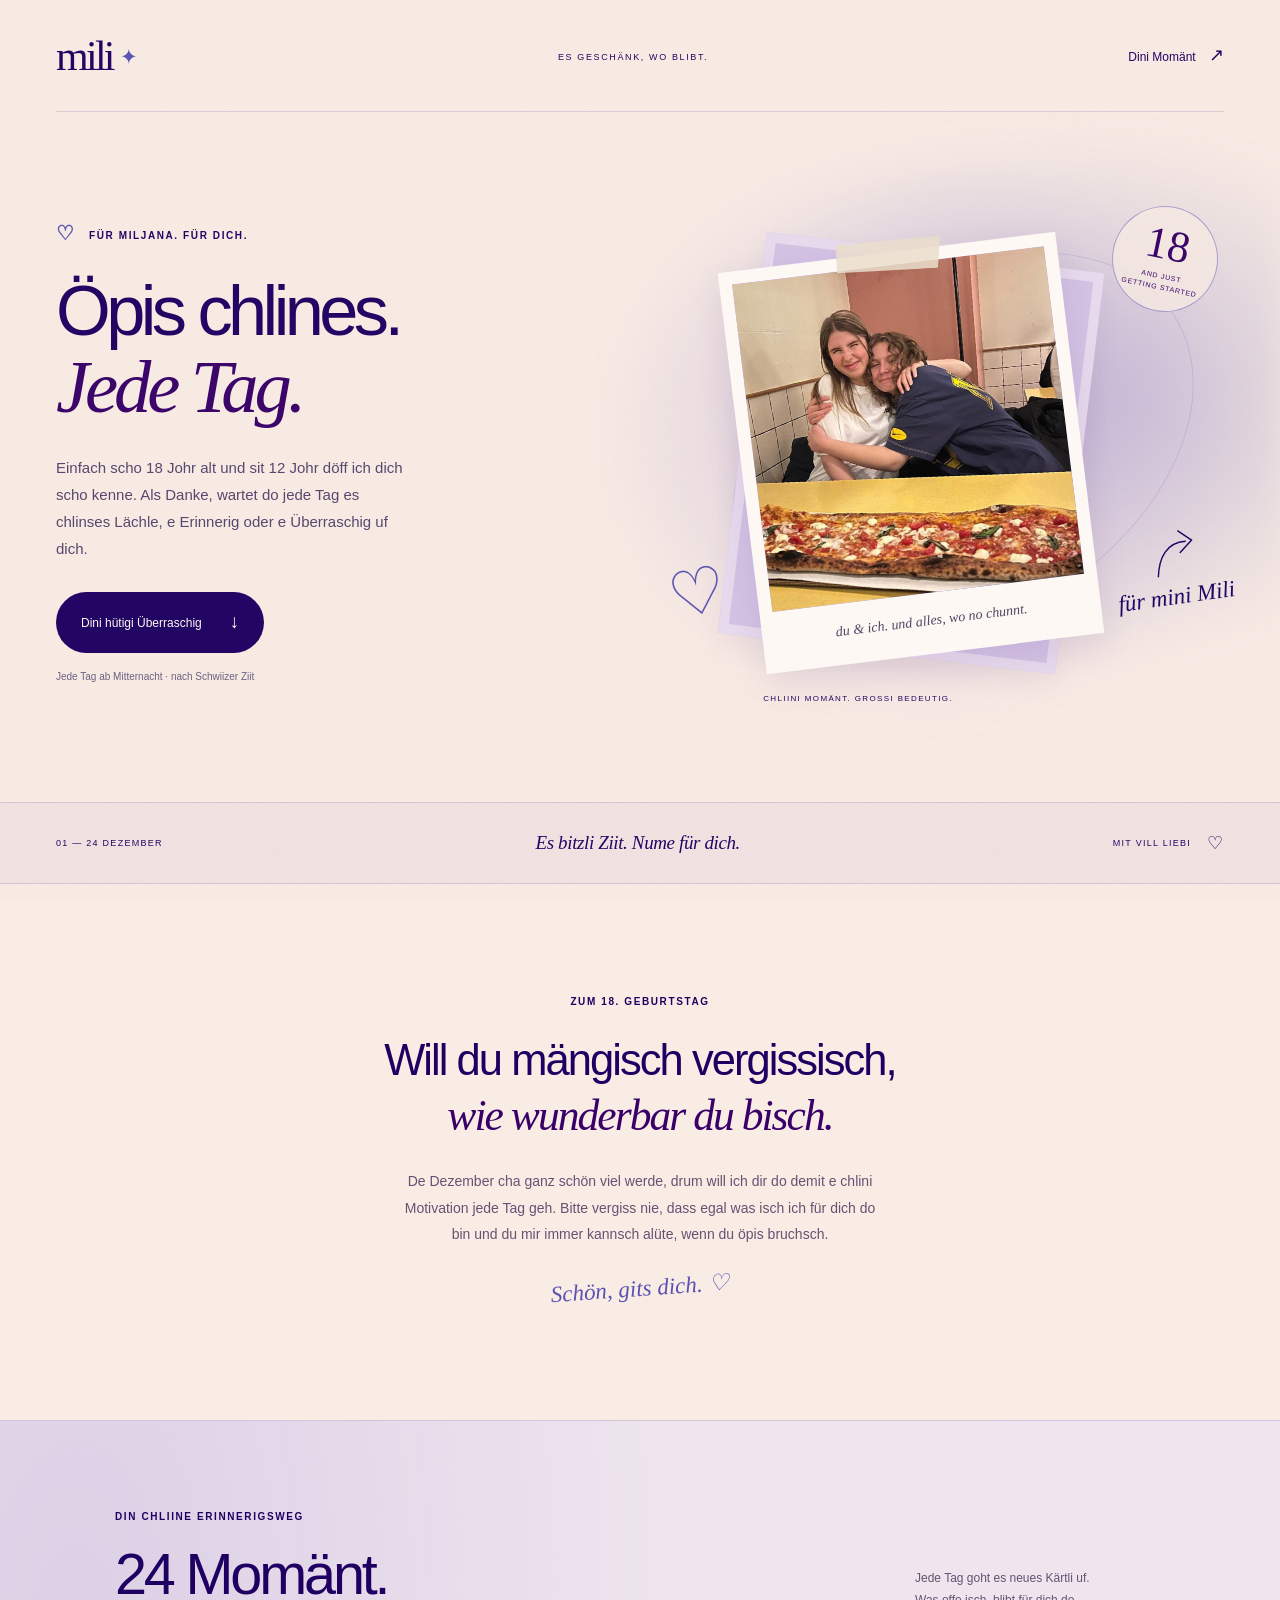
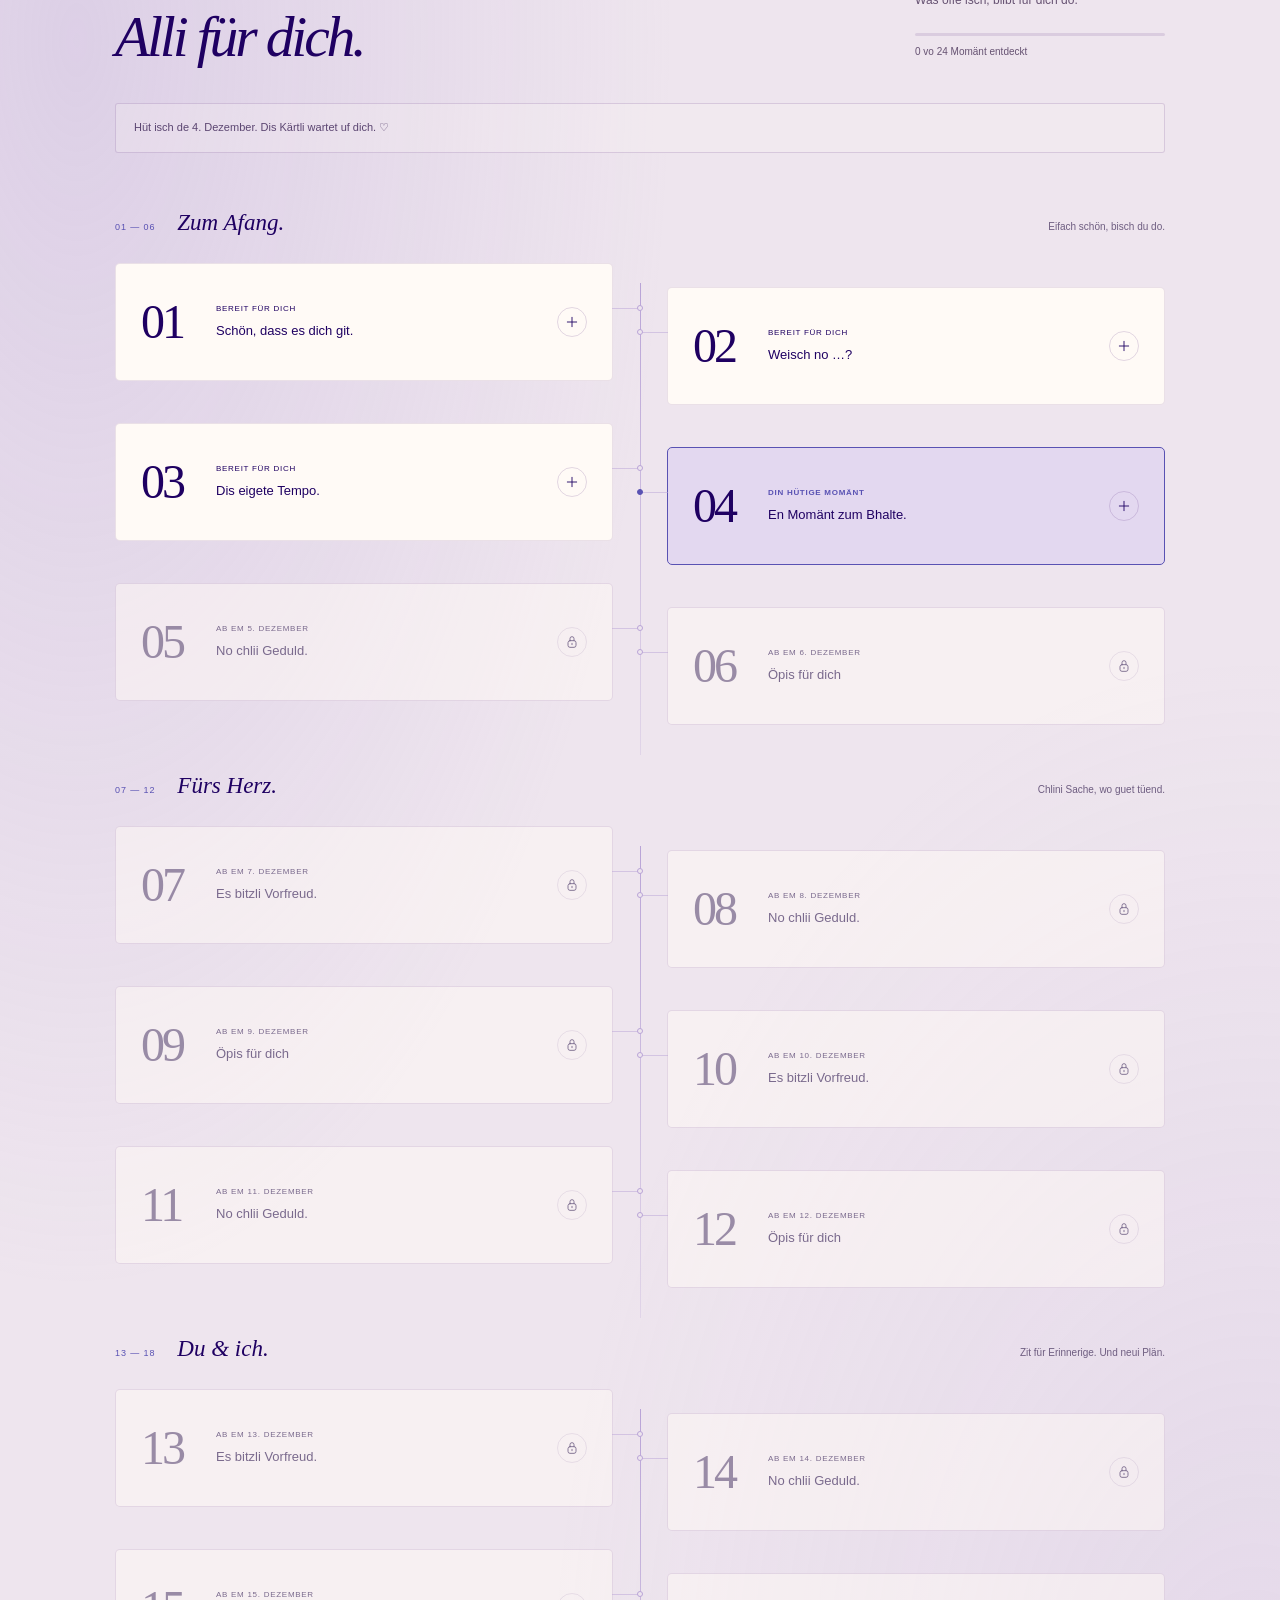
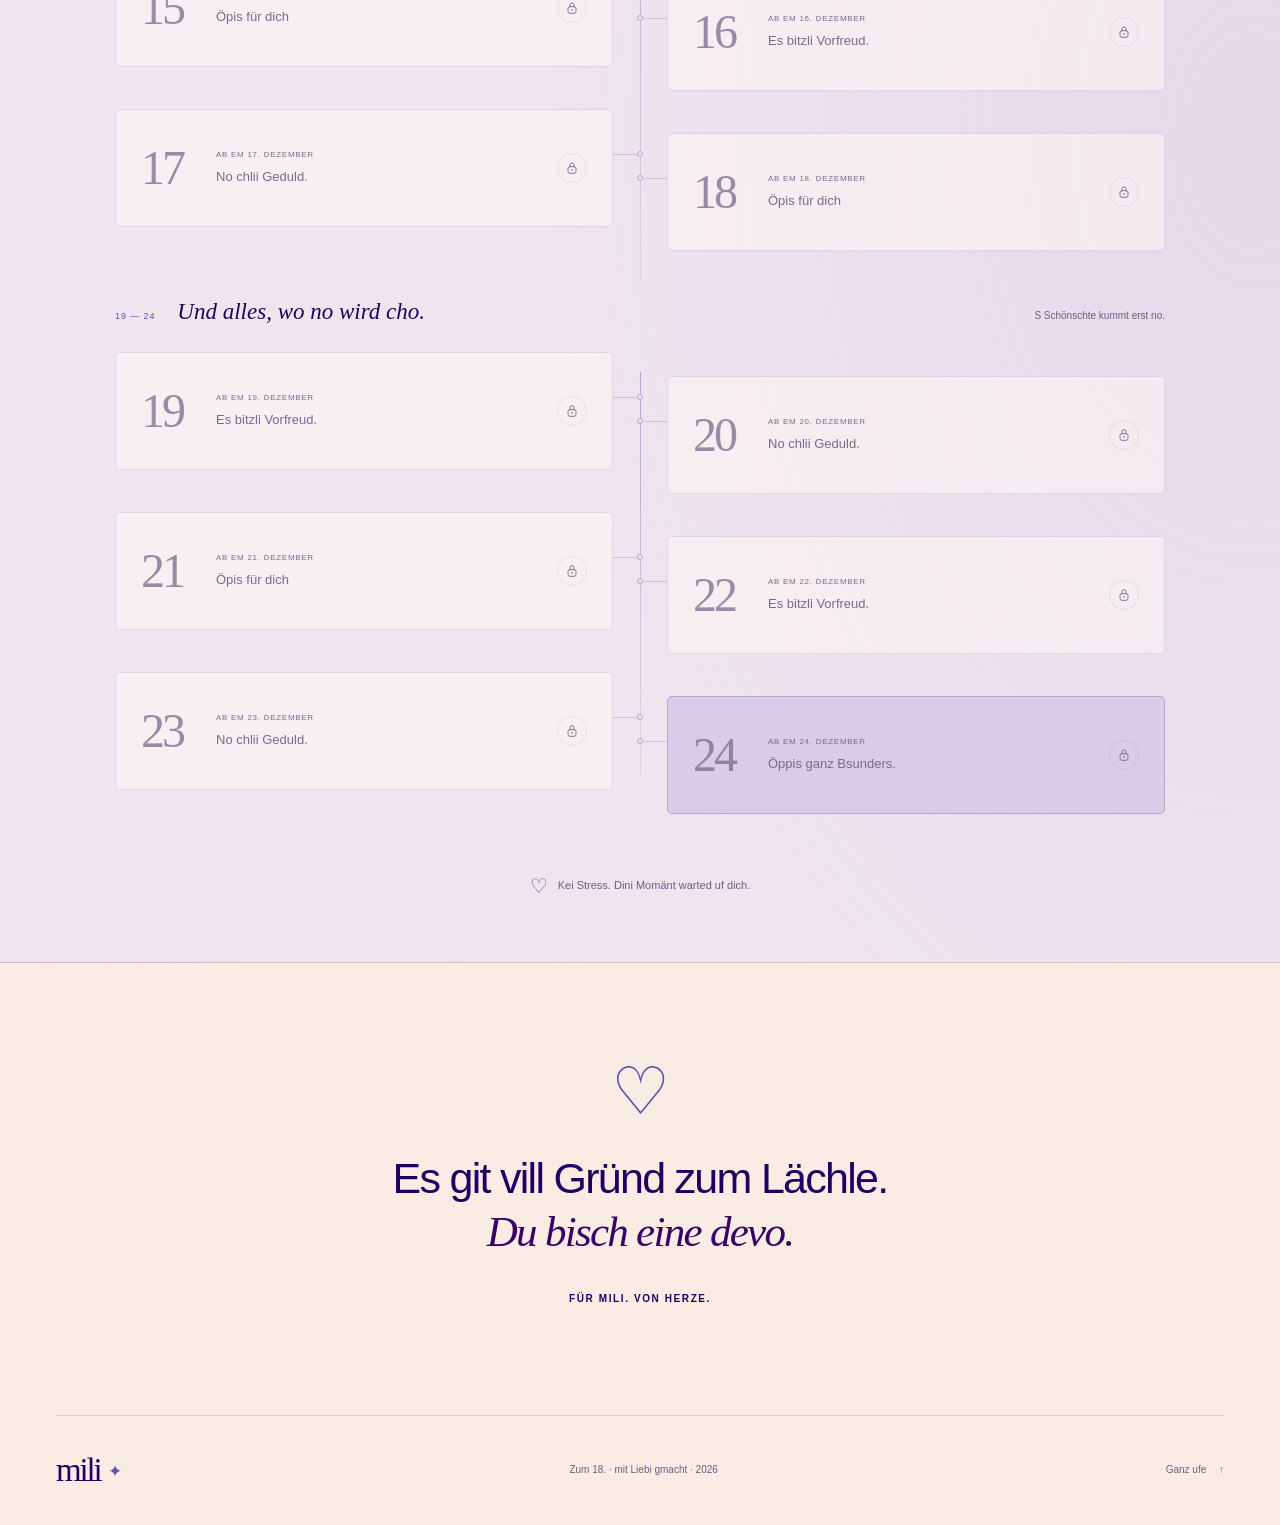
<file: index.html>
<!doctype html>
<html lang="de-CH">
  <head>
    <meta charset="utf-8">
    <meta name="viewport" content="width=device-width, initial-scale=1">
    <meta name="theme-color" content="#f9ece5">
    <meta name="description" content="Für Mili zum 18. Geburtstag. 24 chliini Momänt, wo nume dir ghöred.">
    <meta name="robots" content="noindex, nofollow">
    <title>Für Mili · 24 chliini Momänt</title>
    <link rel="icon" href="assets/icons/star.svg" type="image/svg+xml">
    <link rel="stylesheet" href="css/styles.css">
    <script type="module" src="js/calendar.js"></script>
  </head>
  <body>
    <a class="skip-link" href="#momente">Zum Erinnerigsweg</a>
    <div class="preview-bar" id="preview-bar" hidden></div>
    <header class="site-header page-width">
      <a class="wordmark" href="./" aria-label="Für Mili, Startsiite">mili<span class="wordmark-star" aria-hidden="true">✦</span></a>
      <span class="header-note">ES GESCHÄNK, WO BLIBT.</span>
      <a class="nav-link" href="#momente">Dini Momänt <span aria-hidden="true">↗</span></a>
    </header>
    <main>
      <section class="hero page-width" aria-labelledby="hero-title">
        <div class="hero-copy">
          <p class="eyebrow"><span class="small-heart" aria-hidden="true">♡</span> FÜR MILJANA. FÜR DICH.</p>
          <h1 id="hero-title">Öpis chlines.<br><em>Jede Tag.</em></h1>
          <p class="hero-description">Einfach scho 18 Johr alt und sit 12 Johr döff ich dich scho kenne. Als Danke, wartet do jede Tag es chlinses Lächle, e Erinnerig oder e Überraschig uf dich.</p>
          <a class="button button-dark" id="today-link" href="#momente">Dini Momänt entdecke <span aria-hidden="true">↓</span></a>
          <p class="hero-date" id="availability-note" aria-live="polite">Vom 1. bis 24. Dezember 2026 · jede Tag öppis für dich.</p>
        </div>
        <div class="hero-art">
          <div class="art-orbit" aria-hidden="true"></div>
          <span class="birthday-stamp">18<span>AND JUST<br>GETTING STARTED</span></span>
          <div class="photo-stack">
            <div class="photo-back" aria-hidden="true"></div>
            <figure class="hero-photo">
              <div class="hero-photo-surface" id="hero-photo-surface">
                <svg class="flower-drawing" viewBox="0 0 240 260" fill="none" aria-hidden="true"><path d="M122 234c-11-46-5-84 1-114m-4 86c-29-1-48-18-52-39 26-1 46 11 52 39m2-30c22-2 38-17 42-36-23 0-38 11-42 36" stroke="currentColor" stroke-width="2.5" stroke-linecap="round"/><path d="M123 96c-17-25-44-16-38 3-23-3-26 24-4 30-15 19 8 37 24 21 2 26 31 23 30-1 21 13 39-9 20-24 26-10 14-36-9-26 6-27-22-32-23-3Z" stroke="currentColor" stroke-width="2.5"/><circle cx="120" cy="123" r="13" stroke="currentColor" stroke-width="2.5"/></svg>
                <span class="photo-placeholder-label">Da chunnt üses Föteli ane.</span>
              </div>
              <figcaption>du & ich. und alles, wo no chunnt.</figcaption>
            </figure>
          </div>
          <span class="handwritten art-note">für mini Mili <svg viewBox="0 0 70 45" fill="none" aria-hidden="true"><path d="M2 4c22-4 41 1 47 22M35 23l17 10 7-18" stroke="currentColor" stroke-width="1.7" stroke-linecap="round" stroke-linejoin="round"/></svg></span>
          <span class="art-heart" aria-hidden="true">♡</span>
          <span class="art-caption">CHLIINI MOMÄNT. GROSSI BEDEUTIG.</span>
        </div>
      </section>
      <div class="dedication-strip" aria-label="24 Tage, für dich, mit viel Liebe"><span>01 — 24 DEZEMBER</span><span class="strip-middle">Es bitzli Ziit. Nume für dich.</span><span>MIT VILL LIEBI <span aria-hidden="true">♡</span></span></div>
      <section class="intro page-width" aria-labelledby="intro-title">
        <p class="eyebrow">ZUM 18. GEBURTSTAG</p>
        <h2 id="intro-title">Will du mängisch vergissisch,<br><em>wie wunderbar du bisch.</em></h2>
        <p>De Dezember cha ganz schön viel werde, drum will ich dir do demit e chlini Motivation jede Tag geh. Bitte vergiss nie, dass egal was isch ich für dich do bin und du mir immer kannsch alüte, wenn du öpis bruchsch.</p>
        <span class="intro-signature handwritten">Schön, gits dich. ♡</span>
      </section>
      <section class="calendar-section" id="momente" aria-labelledby="calendar-title">
        <div class="page-width">
          <div class="calendar-heading">
            <div><p class="eyebrow">DIN CHLIINE ERINNERIGSWEG</p><h2 id="calendar-title">24 Momänt.<br><em>Alli für dich.</em></h2></div>
            <div class="calendar-instructions"><p>Jede Tag goht es neues Kärtli uf.<br>Was offe isch, blibt für dich do.</p><div class="progress-track" role="progressbar" aria-label="Entdeckti Momänt" aria-valuemin="0" aria-valuemax="24" aria-valuenow="0" id="progress-track"><span id="progress-fill"></span></div><p class="progress-label" id="progress-label" aria-live="polite">0 vo 24 Momänt entdeckt</p></div>
          </div>
          <p class="calendar-status" id="calendar-status" aria-live="polite"></p>
          <div id="calendar" class="calendar"></div>
          <noscript><p class="noscript-message">Damit sich dini Kärtli am richtige Tag öffned, brucht die Siite JavaScript. Aktivier es bitte i dim Browser.</p></noscript>
          <p class="calendar-footnote"><span aria-hidden="true">♡</span> Kei Stress. Dini Momänt warted uf dich.</p>
        </div>
      </section>
      <section class="closing page-width"><span class="closing-heart" aria-hidden="true">♡</span><p>Es git vill Gründ zum Lächle.<br><em>Du bisch eine devo.</em></p><span class="eyebrow">FÜR MILI. VON HERZE.</span></section>
    </main>
    <footer class="site-footer page-width"><a class="wordmark" href="./" aria-label="Zrugg zum Afang">mili<span class="wordmark-star" aria-hidden="true">✦</span></a><p>Zum 18. · mit Liebi gmacht · 2026</p><a href="#hero-title">Ganz ufe <span aria-hidden="true">↑</span></a></footer>
  </body>
</html>
</file>
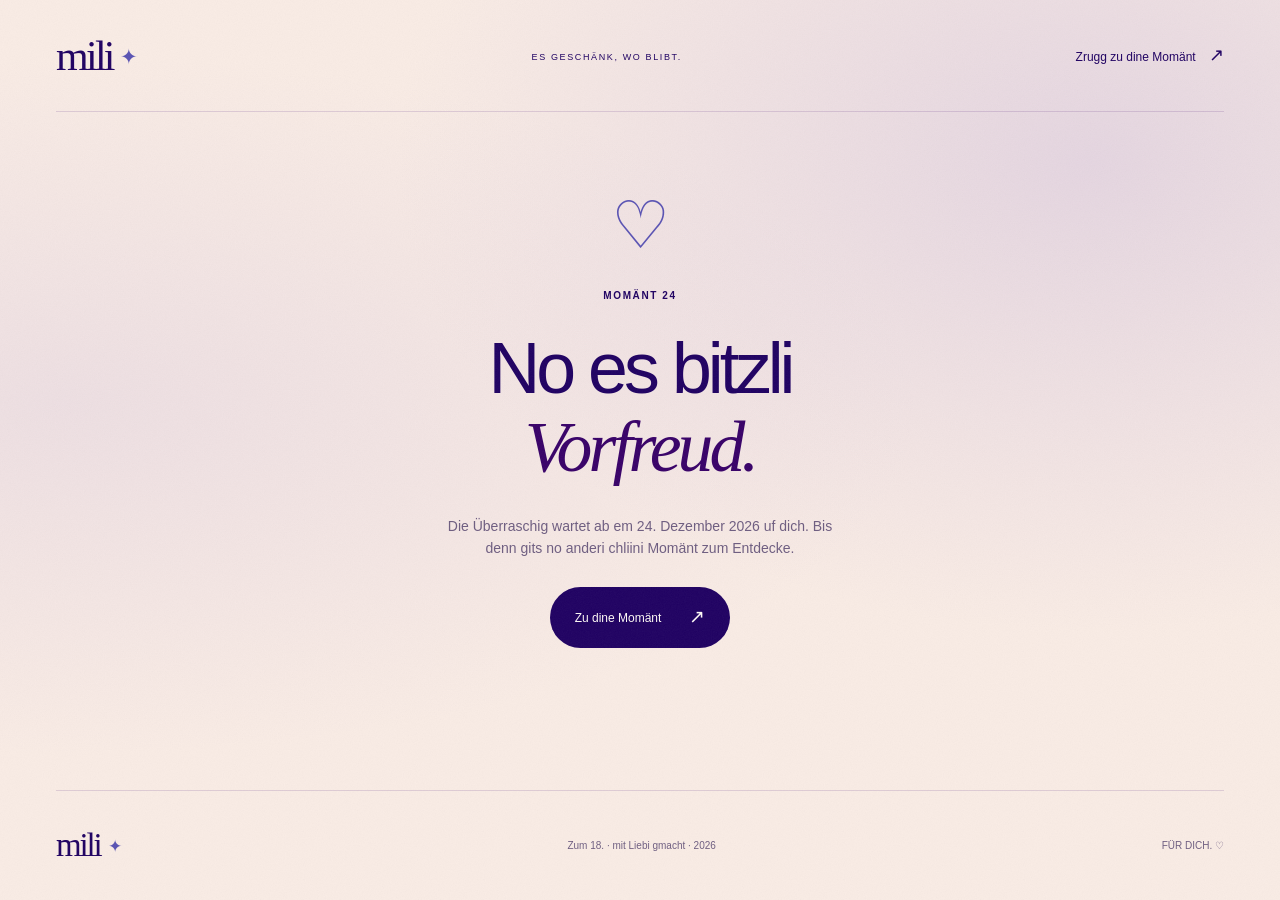
<file: finale.html>
<!doctype html>
<html lang="de-CH">
  <head>
    <meta charset="utf-8">
    <meta name="viewport" content="width=device-width, initial-scale=1">
    <meta name="theme-color" content="#f9ece5">
    <meta name="description" content="En ganz bsundere Momänt für Mili.">
    <meta name="robots" content="noindex, nofollow">
    <title>En bsundere Momänt · Für Mili</title>
    <link rel="icon" href="assets/icons/star.svg" type="image/svg+xml">
    <link rel="stylesheet" href="css/styles.css">
    <script type="module" src="js/finale.js"></script>
  </head>
  <body class="finale-body">
    <a class="skip-link" href="#finale-main">Zum Inhalt</a>
    <div class="preview-bar" id="preview-bar" hidden></div>
    <header class="site-header page-width"><a class="wordmark" href="./" data-home-link aria-label="Für Mili, Startsiite">mili<span class="wordmark-star" aria-hidden="true">✦</span></a><span class="header-note">ES GESCHÄNK, WO BLIBT.</span><a class="nav-link" href="./#momente" data-home-link>Zrugg zu dine Momänt <span aria-hidden="true">↗</span></a></header>
    <main id="finale-main" class="finale-main page-width">
      <div class="finale-locked" id="finale-locked"><span class="closing-heart" aria-hidden="true">♡</span><p class="eyebrow">MOMÄNT 24</p><h1>No es bitzli<br><em>Vorfreud.</em></h1><p>Die Überraschig wartet ab em 24. Dezember 2026 uf dich. Bis denn gits no anderi chliini Momänt zum Entdecke.</p><a class="button button-dark" href="./#momente" data-home-link>Zu dine Momänt <span aria-hidden="true">↗</span></a></div>
      <article class="finale-reveal" id="finale-reveal" hidden></article>
      <noscript><p>Bitte aktivier JavaScript, damit dini Überraschig am richtige Tag sichtbar wird.</p></noscript>
    </main>
    <footer class="site-footer page-width"><span class="wordmark">mili<span class="wordmark-star" aria-hidden="true">✦</span></span><p>Zum 18. · mit Liebi gmacht · 2026</p><span>FÜR DICH. ♡</span></footer>
  </body>
</html>
</file>
<file: css/styles.css>
@charset "UTF-8";

:root {
  --cream: #f9ece5;
  --lavender: #b9a4d7;
  --blue: #5952b3;
  --purple: #380068;
  --ink: #1f0062;
  --muted: #6e5d80;
  --line: #38006824;
  --paper: #fffaf6;
  --sans: "Helvetica Neue", Helvetica, Arial, sans-serif;
  --serif: "Iowan Old Style", "Palatino Linotype", "Book Antiqua", Georgia, serif;
}

*, *::before, *::after { box-sizing: border-box; }
html { scroll-behavior: smooth; scroll-padding-top: 28px; }
body { margin: 0; color: var(--ink); background: var(--cream); font-family: var(--sans); font-size: 16px; line-height: 1.6; -webkit-font-smoothing: antialiased; }
body::after { position: fixed; inset: 0; z-index: 10; content: ""; pointer-events: none; opacity: .2; background: url("../assets/icons/grain.svg"); }
[hidden] { display: none !important; }
::selection { background: var(--lavender); color: var(--ink); }
a { color: inherit; text-decoration: none; }
button, select { font: inherit; color: inherit; }
button { -webkit-tap-highlight-color: transparent; }
button:disabled { opacity: 1; -webkit-text-fill-color: currentColor; }
a, button { touch-action: manipulation; }
:focus-visible { outline: 3px solid var(--blue); outline-offset: 6px; }
img { display: block; max-width: 100%; }
figure, p, h1, h2, h3, h4 { margin: 0; }
h1, h2, h3, h4 { font-weight: 400; }
em { font-family: var(--serif); font-weight: 400; }
.page-width { width: min(1180px, calc(100% - 112px)); margin-inline: auto; }
.eyebrow { font-size: 10px; line-height: 1.6; font-weight: 600; letter-spacing: .16em; }
.handwritten { font-family: var(--serif); font-style: italic; }
.skip-link { position: fixed; top: 8px; left: 8px; z-index: 100; padding: 12px 20px; color: var(--paper); background: var(--ink); transform: translateY(-160%); }
.skip-link:focus { transform: translateY(0); }
.preview-bar { position: relative; z-index: 20; display: flex; justify-content: center; align-items: center; gap: 16px; padding: 10px 20px; background: var(--ink); color: var(--paper); font-size: 11px; }
.preview-bar label { font-weight: 600; }
.preview-bar select { max-width: 180px; border: 1px solid #ffffff66; border-radius: 5px; background: var(--paper); color: var(--ink); padding: 5px 10px; font-size: 12px; }
.preview-bar > span { opacity: .8; }
.site-header { min-height: 112px; display: flex; justify-content: space-between; align-items: center; gap: 24px; border-bottom: 1px solid var(--line); }
.wordmark { display: inline-flex; align-items: center; font-size: 42px; font-family: var(--serif); line-height: 1; letter-spacing: -.065em; }
.wordmark-star { margin-left: 7px; padding-top: 2px; font-family: var(--sans); font-size: 21px; letter-spacing: 0; color: var(--blue); }
.header-note { padding-top: 4px; font-size: 9px; letter-spacing: .18em; }
.nav-link { font-size: 12px; }
.nav-link span { display: inline-block; margin-left: 10px; font-size: 18px; transition: transform .2s; }
.nav-link:hover span { transform: translate(2px, -2px); }
.hero { display: grid; grid-template-columns: 1.05fr 1fr; gap: 30px; align-items: center; min-height: 690px; padding-block: 68px 80px; }
.hero-copy { position: relative; z-index: 2; }
.small-heart { display: inline-block; margin-right: 9px; color: var(--blue); font-size: 20px; vertical-align: -1px; }
.hero h1 { margin-block: 24px 26px; font-size: clamp(52px, 5.5vw, 78px); line-height: 1.07; letter-spacing: -.065em; }
.hero h1 em { font-size: 1.06em; letter-spacing: -.055em; color: var(--purple); }
.hero-description { max-width: 350px; font-size: 15px; line-height: 1.8; color: #57446c; }
.button { display: inline-flex; min-height: 54px; justify-content: space-between; align-items: center; gap: 28px; padding: 15px 24px; border: 1px solid transparent; border-radius: 100px; font-size: 12px; line-height: 1.5; transition: background .2s, transform .2s, box-shadow .2s; }
.button-dark { background: var(--ink); color: var(--paper); }
.button-dark:hover { background: var(--purple); transform: translateY(-2px); box-shadow: 0 6px 20px #38006820; }
.button span { font-size: 19px; }
.hero .button { margin-top: 30px; }
.hero-date { margin-top: 16px; font-size: 10px; color: var(--muted); }
.hero-art { position: relative; min-width: 0; height: 510px; isolation: isolate; }
.hero-art::before { position: absolute; z-index: -2; inset: -70px -65px -30px -70px; content: ""; background: radial-gradient(ellipse at 48% 50%, #b9a4d7aa, #b9a4d74d 32%, #b9a4d700 66%), radial-gradient(ellipse at 70% 44%, #5952b34a, #5952b300 55%); filter: blur(20px); }
.art-orbit { position: absolute; z-index: -1; left: 8%; top: 16%; width: 90%; height: 67%; border: 1px solid #5952b32b; border-radius: 50%; transform: rotate(-32deg); }
.photo-stack { position: absolute; width: 72%; max-width: 340px; left: 13%; top: 55px; }
.photo-back { position: absolute; inset: 0; background: #d5c3e5; border: 10px solid #e9dbef; transform: rotate(7deg); box-shadow: 0 12px 30px #3800680c; }
.hero-photo { position: relative; padding: 13px 13px 22px; background: var(--paper); transform: rotate(-7deg); box-shadow: 0 12px 35px #38006817; }
.hero-photo::before { position: absolute; z-index: 2; left: 35%; top: -13px; width: 31%; height: 32px; background: #ede0cdd9; content: ""; transform: rotate(3deg); clip-path: polygon(1% 7%, 100% 0, 96% 100%, 0 95%); }
.hero-photo-surface { position: relative; aspect-ratio: 1 / 1.05; display: flex; flex-direction: column; justify-content: center; align-items: center; overflow: hidden; color: var(--ink); background: radial-gradient(ellipse at 25% 20%, #d0b6e4 0, transparent 60%), radial-gradient(ellipse at 80% 80%, #8b80c9 0, transparent 60%), #bcacd8; }
.hero-photo-surface > img { width: 100%; height: 100%; position: absolute; inset: 0; object-fit: cover; }
.flower-drawing { width: 64%; margin-top: -25px; transform: rotate(7deg); opacity: .8; }
.photo-placeholder-label { position: absolute; bottom: 17px; font-size: 10px; letter-spacing: .02em; }
.hero-photo figcaption { padding-top: 17px; text-align: center; font-family: var(--serif); font-style: italic; font-size: 14px; color: #514264; }
.birthday-stamp { position: absolute; z-index: 3; right: 1%; top: 10px; width: 106px; height: 106px; display: flex; flex-direction: column; justify-content: center; align-items: center; border: 1px solid #5952b37a; border-radius: 50%; background: #f9ece5c7; color: var(--purple); font-family: var(--serif); font-size: 44px; line-height: .9; transform: rotate(12deg); }
.birthday-stamp > span { margin-top: 8px; font-family: var(--sans); font-size: 7px; line-height: 1.5; text-align: center; letter-spacing: .11em; }
.art-note { position: absolute; right: -2%; top: 75%; font-size: 23px; transform: rotate(-8deg); }
.art-note svg { position: absolute; width: 60px; right: 20px; top: -45px; transform: rotate(-70deg); }
.art-heart { position: absolute; left: 0; bottom: 12%; color: var(--blue); font-size: 64px; font-weight: 200; transform: rotate(-12deg); }
.art-caption { position: absolute; bottom: 0; left: 17%; font-size: 8px; letter-spacing: .17em; }
.dedication-strip { display: flex; align-items: center; justify-content: space-between; gap: 24px; padding: 25px max(56px, calc((100vw - 1180px) / 2)); border-block: 1px solid var(--line); background: #b9a4d71f; }
.dedication-strip > span { font-size: 9px; letter-spacing: .14em; white-space: nowrap; }
.dedication-strip .strip-middle { font-family: var(--serif); font-style: italic; font-size: 19px; letter-spacing: -.02em; }
.dedication-strip > span:last-child span { font-size: 18px; vertical-align: middle; margin-left: 12px; }
.intro { padding-block: 110px 112px; text-align: center; }
.intro h2 { margin-top: 23px; font-size: clamp(32px, 3.4vw, 45px); line-height: 1.25; letter-spacing: -.045em; }
.intro h2 em { color: var(--purple); }
.intro > p:not(.eyebrow) { max-width: 490px; margin: 26px auto 0; font-size: 14px; line-height: 1.9; color: #665272; }
.intro-signature { display: block; margin-top: 23px; color: var(--blue); font-size: 23px; transform: rotate(-4deg); }
.calendar-section { position: relative; padding-block: 88px 60px; background: #eee5ee; background-image: radial-gradient(ellipse at 6% 8%, #b9a4d754, transparent 35%), radial-gradient(ellipse at 98% 70%, #b9a4d72f, transparent 40%); border-block: 1px solid var(--line); }
.calendar-section > .page-width { max-width: 1050px; }
.calendar-heading { display: flex; align-items: flex-end; justify-content: space-between; gap: 32px; }
.calendar-heading h2 { margin-top: 18px; font-size: clamp(44px, 4.5vw, 59px); line-height: 1.08; letter-spacing: -.055em; }
.calendar-instructions { width: 250px; margin-bottom: 8px; }
.calendar-instructions > p:first-child { color: #665272; font-size: 12px; line-height: 1.9; }
.progress-track { width: 100%; height: 3px; margin-top: 21px; background: #3800681c; border-radius: 5px; overflow: hidden; }
.progress-track > span { display: block; width: 0; height: 100%; background: var(--blue); transition: width .4s ease; }
.progress-label { margin-top: 8px; font-size: 10px; color: #665272; }
.calendar-status { display: flex; align-items: center; min-height: 50px; margin-top: 35px; padding: 13px 18px; border: 1px solid var(--line); border-radius: 3px; color: #5b4571; font-size: 11px; background: #fffaf638; }
.calendar { margin-top: 55px; }
.chapter { position: relative; padding-bottom: 46px; }
.chapter-heading { position: relative; display: flex; flex-wrap: wrap; align-items: baseline; gap: 12px 22px; margin-bottom: 25px; }
.chapter-range { font-size: 9px; letter-spacing: .1em; color: var(--blue); }
.chapter-heading h3 { font-family: var(--serif); font-style: italic; font-size: 23px; line-height: 1.3; }
.chapter-heading > p { margin-left: auto; font-size: 10px; color: var(--muted); }
.chapter-grid { display: grid; grid-template-columns: repeat(2, minmax(0, 1fr)); gap: 18px 54px; align-items: start; position: relative; }
.chapter-grid::before { position: absolute; top: 20px; bottom: -30px; left: 50%; width: 1px; content: ""; background: linear-gradient(var(--lavender), #b9a4d740); }
.chapter:last-child .chapter-grid::before { bottom: 40px; }
.day-card { position: relative; min-width: 0; border: 1px solid #3800681b; border-radius: 5px; background: #fffaf685; transition: background .25s, border-color .25s, box-shadow .25s; scroll-margin-top: 40px; }
.day-card:nth-child(even) { margin-top: 24px; }
.day-card::before { position: absolute; top: 44px; width: 29px; height: 1px; content: ""; background: #b9a4d780; }
.day-card:nth-child(odd)::before { left: 100%; }
.day-card:nth-child(even)::before { right: 100%; }
.day-card::after { position: absolute; top: 41px; width: 6px; height: 6px; border: 1px solid #b9a4d7; border-radius: 50%; background: #eee5ee; content: ""; }
.day-card:nth-child(odd)::after { right: -31px; }
.day-card:nth-child(even)::after { left: -31px; }
.day-toggle { display: flex; width: 100%; min-height: 116px; align-items: center; gap: 21px; padding: 23px 25px; border: 0; border-radius: inherit; background: transparent; color: var(--ink); text-align: left; cursor: pointer; }
.day-toggle:disabled { cursor: default; color: #7a6a8d; }
.day-number { min-width: 54px; font-family: var(--serif); font-size: 48px; letter-spacing: -.06em; line-height: 1; }
.day-card-copy { display: flex; flex: 1; flex-direction: column; gap: 7px; min-width: 0; }
.day-state { font-size: 8px; letter-spacing: .09em; font-weight: 500; line-height: 1.5; }
.day-title { font-size: 13px; line-height: 1.4; }
.icon { display: inline-flex; align-items: center; justify-content: center; flex-shrink: 0; }
.icon svg { width: 24px; height: 24px; stroke: currentColor; stroke-width: 1.35; stroke-linecap: round; stroke-linejoin: round; }
.day-control-icon { width: 30px; height: 30px; border: 1px solid #38006825; border-radius: 50%; transition: transform .25s; }
.day-control-icon svg { width: 16px; height: 16px; }
.is-locked .day-number { opacity: .75; }
.is-locked .day-control-icon { border-color: #38006815; }
.is-available { background: var(--paper); }
.is-available:hover { border-color: #5952b36b; box-shadow: 0 4px 18px #38006808; }
.is-today { border-color: var(--blue); background: #e3d8f0; }
.is-today::after, .is-read::after { background: var(--blue); border-color: var(--blue); }
.is-today .day-state { color: var(--blue); font-weight: 700; }
.is-expanded { border-color: #5952b38c; background: var(--paper); }
.is-expanded .day-control-icon { transform: rotate(45deg); }
.day-content { margin: 0 25px 25px; padding-top: 23px; border-top: 1px solid var(--line); animation: open-card .35s ease both; }
.draft-label { margin-bottom: 22px; font-size: 8px; letter-spacing: .07em; line-height: 1.6; color: #74617d; }
.content-type { color: var(--blue); font-size: 8px; letter-spacing: .13em; }
.day-content h4 { margin-top: 12px; font-family: var(--serif); font-size: 29px; line-height: 1.2; letter-spacing: -.03em; }
.day-text { margin-top: 18px; font-size: 14px; line-height: 1.85; color: #57446c; overflow-wrap: anywhere; white-space: pre-line; }
.memory-photo { margin-top: 20px; padding: 8px; background: #eee5ee; transform: rotate(-1.5deg); }
.memory-photo img { width: 100%; max-height: 440px; object-fit: contain; }
.memory-photo-placeholder { display: flex; flex-direction: column; align-items: center; justify-content: center; gap: 15px; aspect-ratio: 4/3; margin-top: 20px; color: #57446c; background: radial-gradient(at 20% 20%, #b9a4d7, transparent 85%), #ddd3e9; border: 8px solid white; transform: rotate(-1.5deg); font-size: 11px; text-align: center; }
.memory-photo-placeholder svg { width: 36px; height: 36px; }
.voucher { position: relative; margin-top: 24px; padding: 23px; background: #e2d7ed; border: 1px dashed #5952b37a; text-align: center; }
.voucher::before, .voucher::after { position: absolute; top: 50%; width: 18px; height: 18px; border: 1px dashed #5952b37a; border-radius: 50%; background: var(--paper); content: ""; }
.voucher::before { left: -10px; border-left-color: transparent; border-bottom-color: transparent; transform: rotate(45deg); }
.voucher::after { right: -10px; border-right-color: transparent; border-top-color: transparent; transform: rotate(45deg); }
.voucher-title { margin-top: 14px; font-family: var(--serif); font-style: italic; font-size: 30px; line-height: 1.2; }
.voucher-detail { margin-top: 13px; font-size: 11px; }
.voucher-code { display: block; margin-top: 22px; border-top: 1px solid #5952b333; padding-top: 12px; font-size: 8px; letter-spacing: .13em; }
.voucher-instruction { margin-top: 14px; font-size: 10px; line-height: 1.7; color: var(--muted); }
.final-card { background: #d9cce8; border-color: #b9a4d7; }
.final-card.is-available { background: var(--ink); color: var(--paper); }
.final-card.is-available .day-toggle { color: var(--paper); }
.final-card.is-available .day-control-icon { border-color: #ffffff55; }
.final-card.is-available .day-state { color: #e1d4ed; }
.calendar-footnote { display: flex; justify-content: center; align-items: center; gap: 10px; margin-top: 10px; font-size: 11px; color: #6e5d80; }
.calendar-footnote > span { font-size: 20px; }
.closing { padding-block: 95px 105px; text-align: center; }
.closing-heart { display: block; color: var(--blue); font-size: 66px; line-height: 1; }
.closing > p { margin-block: 28px 25px; font-size: clamp(30px, 3.4vw, 43px); letter-spacing: -.04em; line-height: 1.25; }
.closing > p em { color: var(--purple); }
.site-footer { min-height: 110px; display: flex; align-items: center; justify-content: space-between; gap: 20px; border-top: 1px solid var(--line); }
.site-footer .wordmark { font-size: 33px; }
.site-footer .wordmark-star { font-size: 17px; }
.site-footer p, .site-footer > a:last-child, .site-footer > span:last-child { font-size: 10px; color: var(--muted); }
.site-footer > a:last-child span { margin-left: 10px; }
.noscript-message { padding: 30px; border: 1px solid var(--blue); }
.finale-body { background-image: radial-gradient(ellipse at 85% 18%, #b9a4d750, transparent 45%), radial-gradient(ellipse at 5% 45%, #b9a4d72e, transparent 50%); }
.finale-main { min-height: calc(100vh - 222px); padding-block: 80px 110px; text-align: center; }
.finale-locked { max-width: 650px; margin: 0 auto; }
.finale-locked .closing-heart { margin-bottom: 30px; }
.finale-main h1 { margin-top: 25px; font-size: clamp(45px, 5.6vw, 77px); line-height: 1.1; letter-spacing: -.055em; }
.finale-main h1 em { display: block; color: var(--purple); }
.finale-locked > p:not(.eyebrow) { max-width: 410px; margin: 28px auto; color: var(--muted); font-size: 14px; }
.finale-reveal { animation: open-card .8s ease both; }
.finale-intro { max-width: 475px; margin: 28px auto 0; font-size: 15px; line-height: 1.9; color: #665272; }
.camera-art { position: relative; display: flex; justify-content: center; align-items: center; width: min(540px, 100%); height: 330px; margin: 25px auto 38px; }
.camera-art::before { position: absolute; z-index: -1; inset: 0; content: ""; background: radial-gradient(ellipse, #b9a4d7a8, #b9a4d700 67%); }
.camera-drawing { width: 66%; transform: rotate(-8deg); }
.camera-drawing svg { width: 100%; height: auto; stroke-width: 2; }
.camera-ornament { position: absolute; font-size: 48px; color: var(--blue); }
.heart-one { left: 7%; top: 14%; transform: rotate(-12deg); }
.star-two { right: 8%; bottom: 25%; transform: rotate(10deg); }
.camera-art-note { position: absolute; left: 50%; bottom: 0; font-size: 20px; transform: translateX(-50%) rotate(-5deg); white-space: nowrap; }
.finale-reveal h2 { font-size: clamp(28px, 3.1vw, 40px); line-height: 1.3; letter-spacing: -.045em; }
.finale-text { max-width: 470px; margin: 25px auto 0; color: #665272; font-size: 14px; line-height: 1.9; white-space: pre-line; }
.finale-signature { margin: 32px auto; font-size: 28px; color: var(--blue); transform: rotate(-4deg); }
.finale-reveal .draft-label { margin-block: 40px 20px; }
.finale-reveal .button { margin-top: 12px; }
@keyframes open-card { from { opacity: 0; transform: translateY(10px); } to { opacity: 1; transform: translateY(0); } }

@media (min-width: 1450px) { .hero-art::before { inset: -70px -95px -30px; } }
@media (max-width: 1050px) {
  .page-width { width: calc(100% - 72px); }
  .hero { min-height: 625px; gap: 10px; padding-block: 65px; }
  .hero h1 { font-size: 58px; }
  .hero-art { height: 445px; }
  .hero-art::before { inset-inline: -30px; }
  .hero-description { max-width: 310px; font-size: 14px; }
  .photo-stack { top: 70px; width: 77%; left: 10%; }
  .birthday-stamp { top: 30px; right: -2%; width: 86px; height: 86px; font-size: 36px; }
  .birthday-stamp > span { font-size: 6px; }
  .art-note { right: 0; top: 82%; font-size: 20px; }
  .art-caption { left: 8%; bottom: -7px; font-size: 7px; }
  .dedication-strip { padding-inline: 36px; }
  .day-toggle { padding: 23px 18px; gap: 15px; }
  .day-number { font-size: 43px; min-width: 46px; }
  .day-title { font-size: 12px; }
  .day-state { font-size: 7px; }
  .day-content { margin-inline: 18px; }
}
@media (max-width: 760px) {
  .page-width { width: calc(100% - 44px); }
  .site-header { min-height: 86px; }
  .wordmark { font-size: 36px; }
  .header-note { display: none; }
  .nav-link { font-size: 11px; }
  .hero { grid-template-columns: 1fr; gap: 0; padding-block: 45px 48px; }
  .hero-copy { max-width: 480px; }
  .hero h1 { font-size: clamp(50px, 9.8vw, 72px); margin-block: 23px 22px; }
  .hero-description { max-width: 370px; font-size: 14px; }
  .hero .button { margin-top: 25px; }
  .hero-art { width: min(450px, 100%); height: 470px; margin: 35px auto 0; }
  .hero-art::before { inset: -25px -22px 0; filter: blur(12px); }
  .photo-stack { width: 68%; top: 55px; left: 15%; }
  .birthday-stamp { right: 4%; top: 19px; width: 92px; height: 92px; font-size: 39px; }
  .art-note { right: 1%; top: 79%; font-size: 23px; }
  .art-heart { left: 3%; bottom: 12%; font-size: 55px; }
  .art-caption { bottom: 8px; left: 17%; font-size: 7px; }
  .dedication-strip { padding: 20px 22px; gap: 15px; }
  .dedication-strip > span { font-size: 8px; letter-spacing: .08em; }
  .dedication-strip .strip-middle { display: none; }
  .intro { padding-block: 78px 80px; }
  .intro h2 { font-size: clamp(28px, 5vw, 37px); }
  .intro > p:not(.eyebrow) { max-width: 410px; font-size: 13px; }
  .calendar-section { padding-block: 63px 45px; }
  .calendar-heading { gap: 30px; align-items: flex-start; flex-direction: column; }
  .calendar-heading h2 { font-size: 48px; }
  .calendar-instructions { width: 100%; }
  .calendar-instructions > p:first-child br { display: none; }
  .progress-track { max-width: 300px; margin-top: 14px; }
  .calendar-status { margin-top: 16px; font-size: 10px; padding: 12px 14px; }
  .calendar { margin-top: 39px; }
  .chapter { padding-bottom: 35px; }
  .chapter-heading { gap: 8px 15px; margin-bottom: 18px; }
  .chapter-heading h3 { font-size: 21px; }
  .chapter-heading > p { width: 100%; margin-left: 0; font-size: 10px; }
  .chapter-grid { grid-template-columns: 1fr; gap: 12px; margin-left: 13px; padding-left: 20px; }
  .chapter-grid::before { left: 0; top: 25px; bottom: -24px; }
  .chapter:last-child .chapter-grid::before { bottom: 50px; }
  .day-card:nth-child(even) { margin-top: 0; }
  .day-card:nth-child(n)::before { top: 49px; left: -20px; right: auto; width: 20px; }
  .day-card:nth-child(n)::after { top: 46px; left: -24px; right: auto; }
  .day-toggle { min-height: 100px; padding: 20px; gap: 17px; }
  .day-number { font-size: 43px; min-width: 44px; }
  .day-state { font-size: 7px; }
  .day-title { font-size: 13px; }
  .day-content { margin-inline: 20px; }
  .day-content h4 { font-size: 28px; }
  .calendar-footnote { margin-top: 0; font-size: 10px; }
  .closing { padding-block: 75px; }
  .closing > p { font-size: 32px; }
  .site-footer { min-height: 100px; flex-wrap: wrap; gap: 10px 20px; padding-block: 24px; }
  .site-footer p { font-size: 9px; }
  .site-footer > a:last-child { margin-left: auto; }
  .preview-bar { flex-wrap: wrap; gap: 8px 15px; padding: 9px 15px; }
  .preview-bar > span { display: none; }
  .finale-main { padding-block: 65px 75px; }
  .finale-main h1 { font-size: clamp(40px, 8.2vw, 60px); }
  .finale-intro { font-size: 14px; }
  .camera-art { height: 280px; }
  .camera-art-note { font-size: 18px; }
  .finale-reveal h2 { font-size: 30px; }
}
@media (max-width: 380px) {
  .hero h1 { font-size: 48px; }
  .hero-art { height: 410px; }
  .hero-photo figcaption { font-size: 11px; }
  .photo-placeholder-label { font-size: 8px; }
  .birthday-stamp { width: 76px; height: 76px; font-size: 31px; }
  .birthday-stamp > span { font-size: 5px; }
  .art-note { font-size: 20px; top: 79%; }
  .day-toggle { gap: 12px; padding-inline: 14px; }
  .day-number { min-width: 35px; font-size: 36px; }
  .day-state { font-size: 6.5px; }
  .day-title { font-size: 12px; }
  .day-control-icon { width: 26px; height: 26px; }
  .site-footer p { max-width: 125px; text-align: center; }
}
@media (prefers-reduced-motion: reduce) {
  html { scroll-behavior: auto; }
  *, *::before, *::after { animation: none !important; transition: none !important; }
}
</file>
